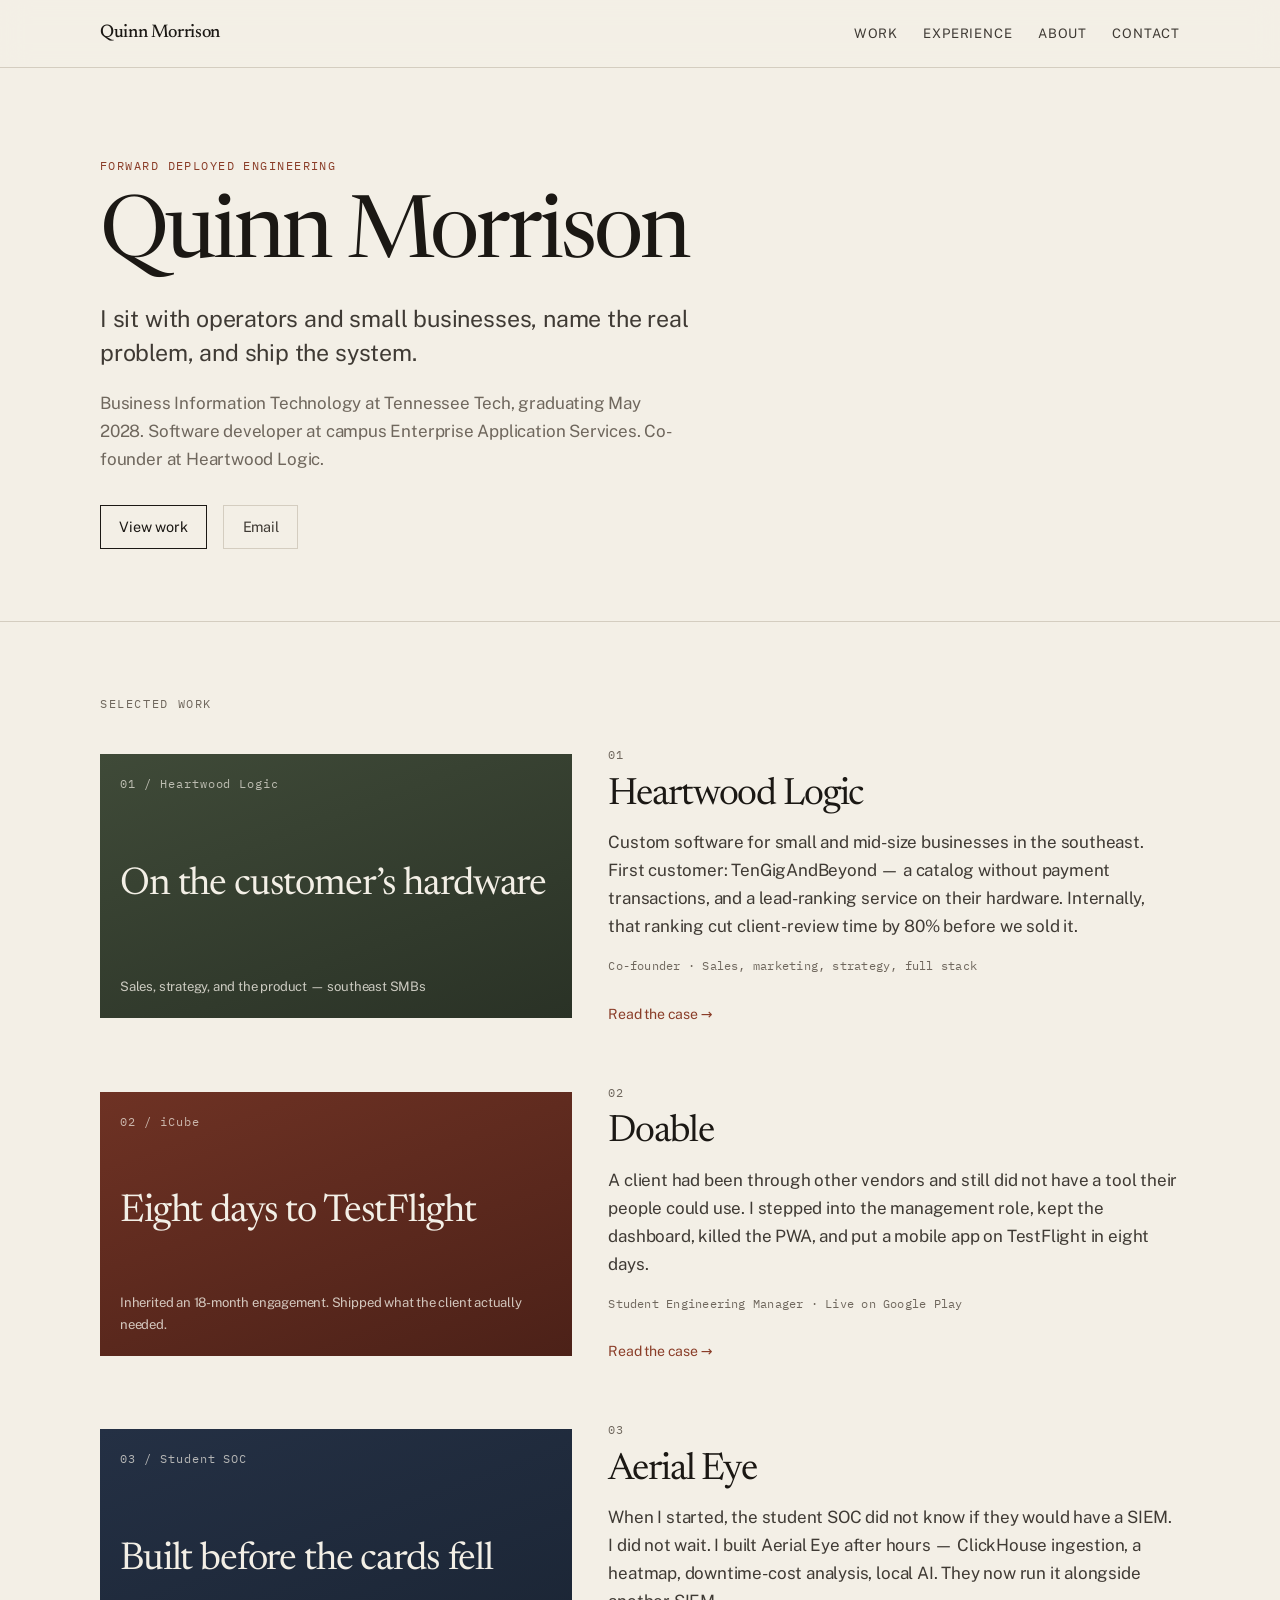
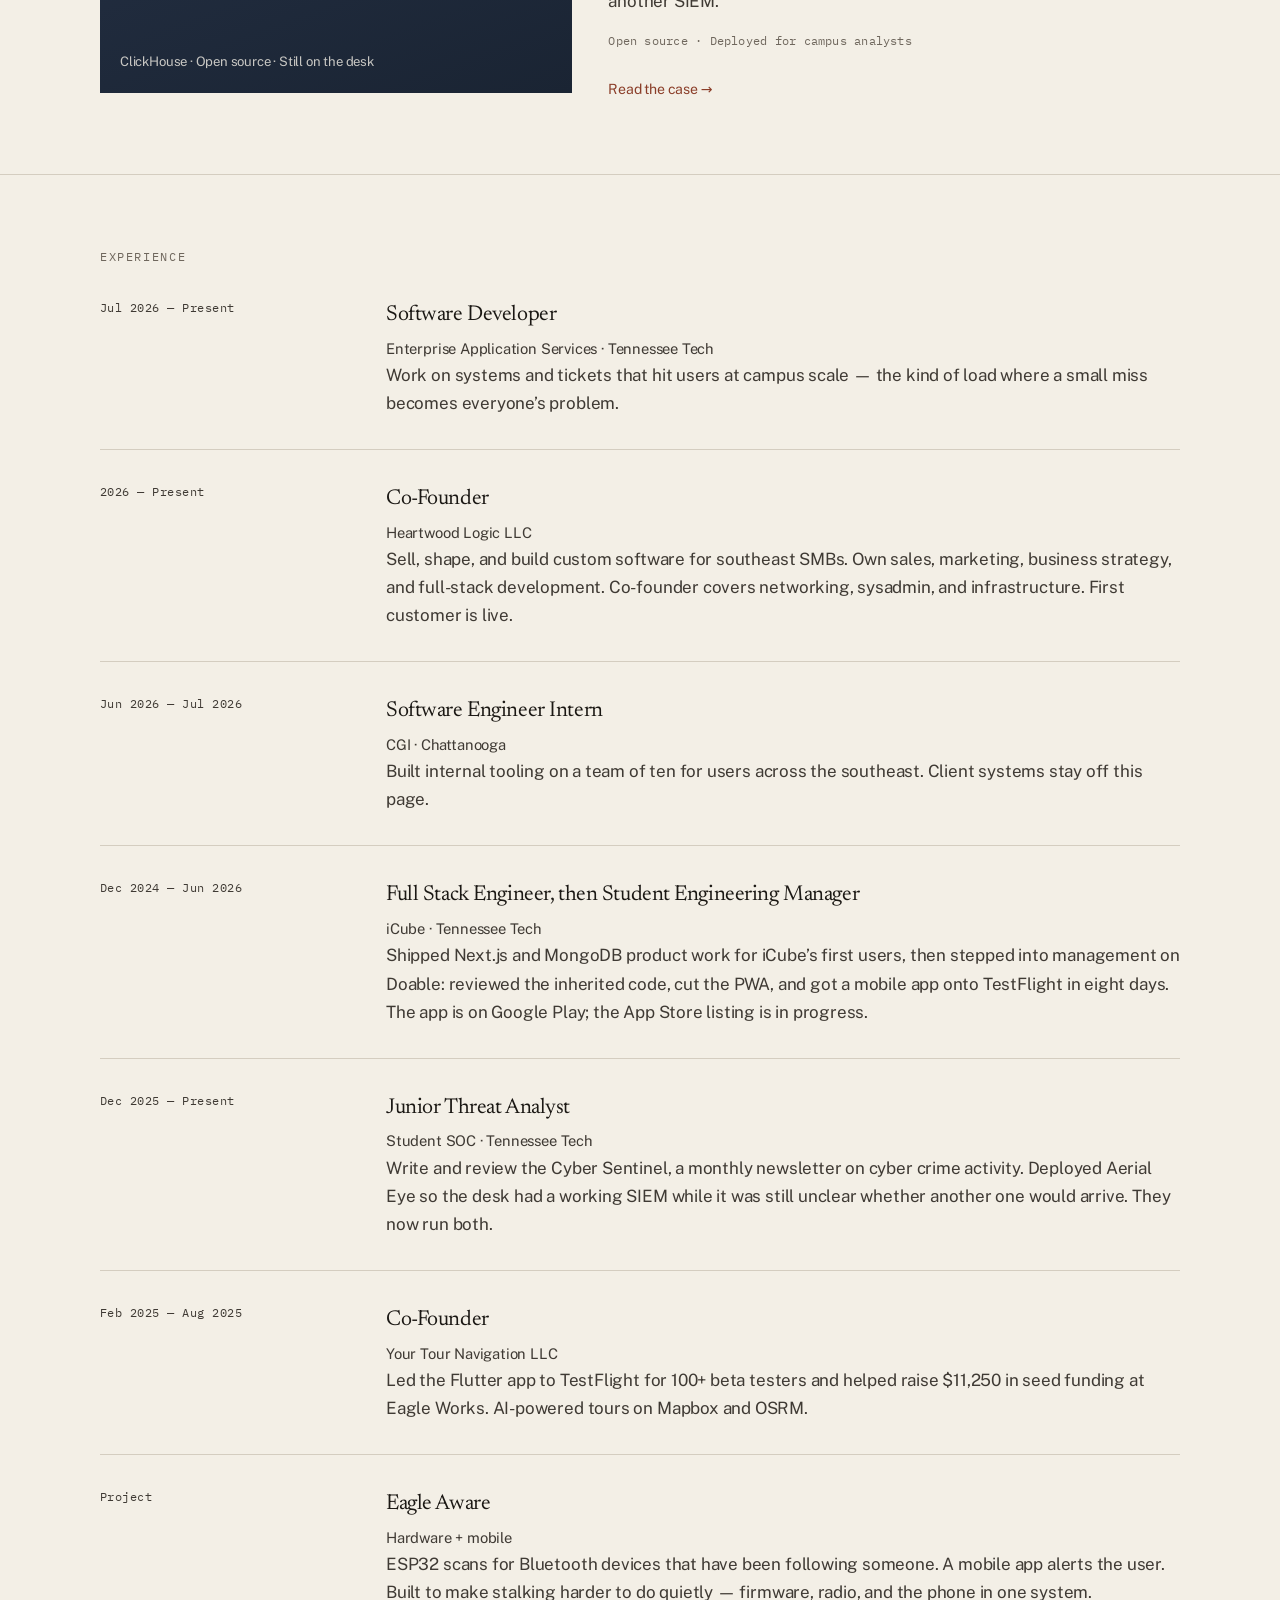
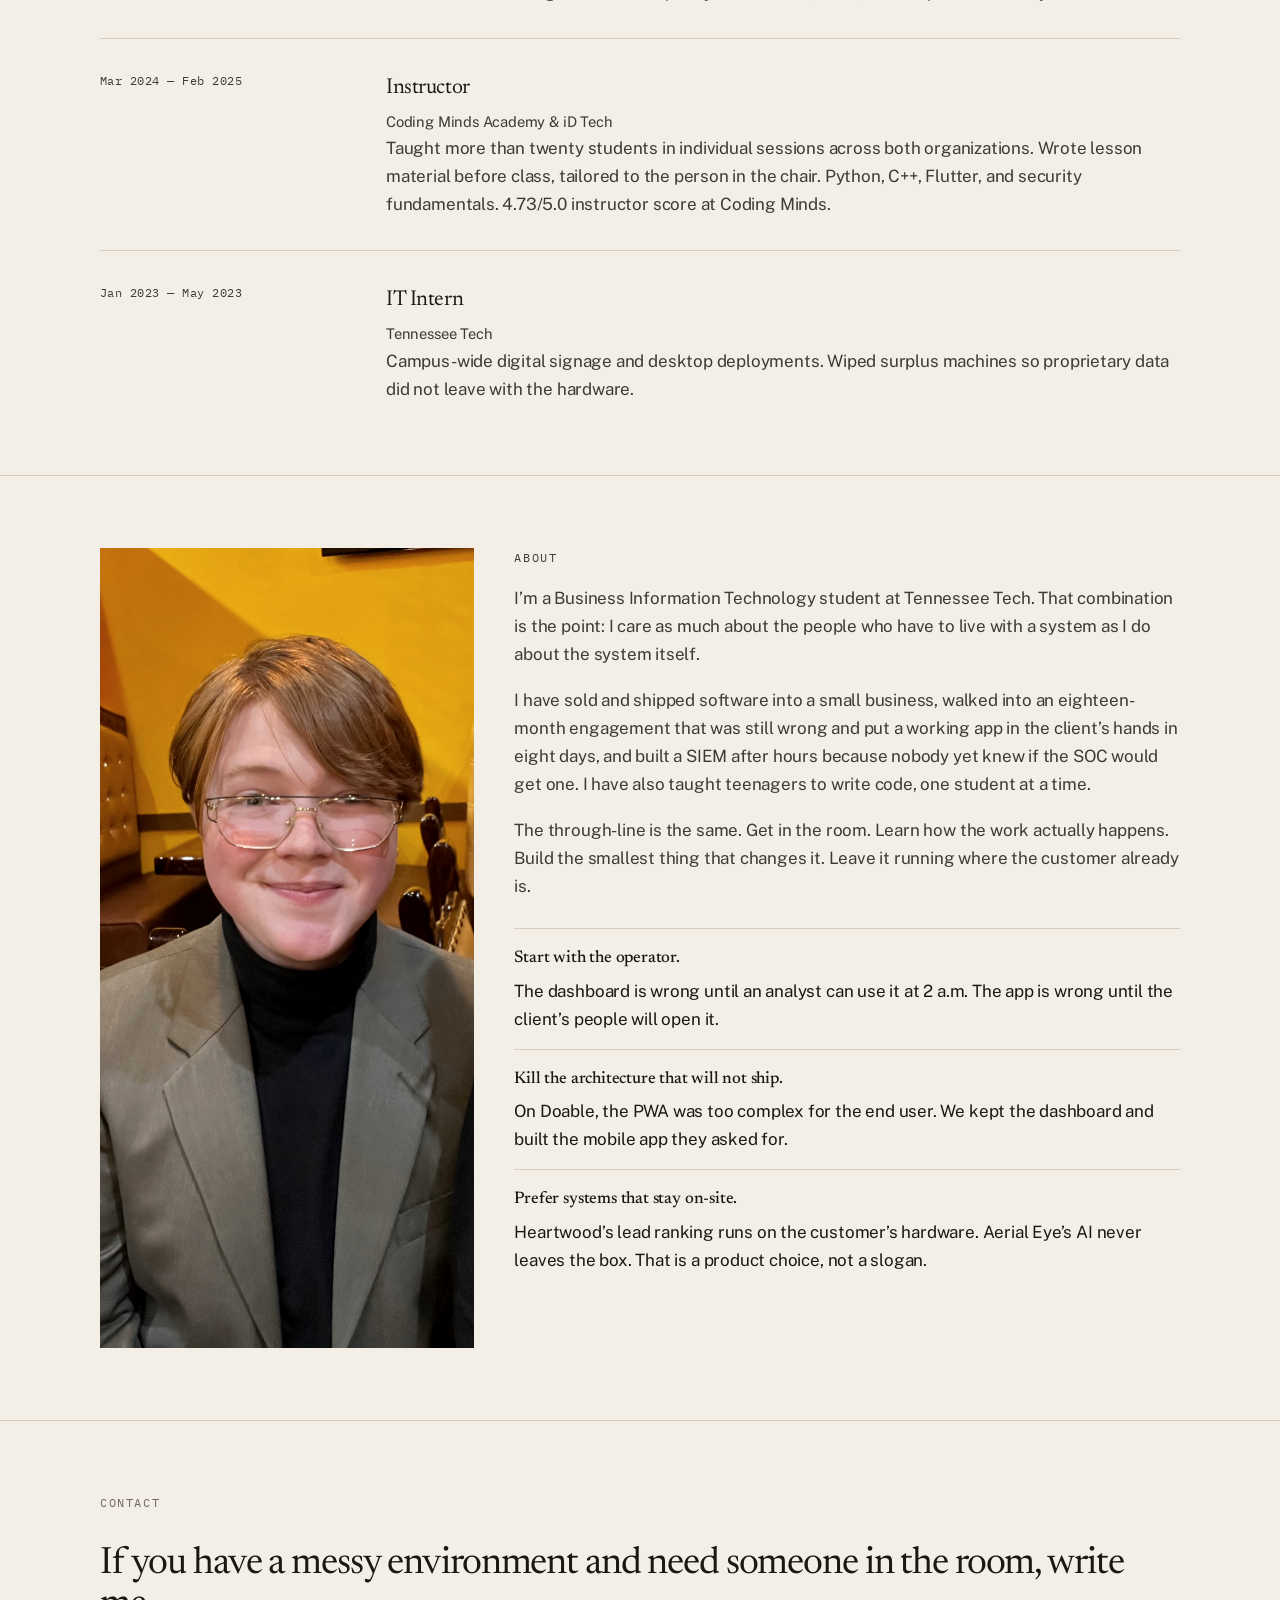
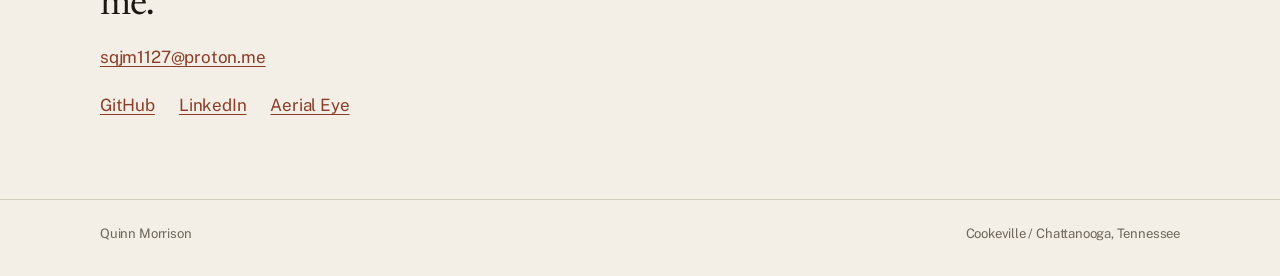
<file: index.html>
<!DOCTYPE html>
<html lang="en">
<head>
    <meta charset="UTF-8">
    <meta name="viewport" content="width=device-width, initial-scale=1.0">
    <meta name="description" content="Quinn Morrison — I sit with operators and small businesses, name the real problem, and ship the system.">
    <meta name="theme-color" content="#f3efe6">
    <title>Quinn Morrison</title>
    <link rel="canonical" href="https://sqmorrison.github.io/">
    <meta property="og:title" content="Quinn Morrison">
    <meta property="og:description" content="I sit with operators and small businesses, name the real problem, and ship the system.">
    <meta property="og:type" content="website">
    <meta property="og:url" content="https://sqmorrison.github.io/">
    <meta property="og:image" content="https://sqmorrison.github.io/assets/headshot.jpeg">
    <meta name="twitter:card" content="summary">
    <link rel="icon" type="image/png" href="assets/favicon.png">
    <link rel="preconnect" href="https://fonts.googleapis.com">
    <link rel="preconnect" href="https://fonts.gstatic.com" crossorigin>
    <link href="https://fonts.googleapis.com/css2?family=IBM+Plex+Mono:wght@400;500&family=Newsreader:opsz,wght@6..72,400;6..72,500&family=Public+Sans:ital,wght@0,400;0,500;0,600;1,400&display=swap" rel="stylesheet">
    <link rel="stylesheet" href="styles.css">
</head>
<body>
    <a class="skip-link" href="#main">Skip to content</a>
    <header class="site-header">
        <div class="wrap site-header__inner">
            <a class="wordmark" href="index.html">Quinn Morrison</a>
            <button class="nav-toggle" type="button" data-nav-toggle aria-expanded="false" aria-controls="site-nav" aria-label="Open menu">
                <span></span>
            </button>
            <nav class="site-nav" id="site-nav" data-nav>
                <ul>
                    <li><a href="#work">Work</a></li>
                    <li><a href="#experience">Experience</a></li>
                    <li><a href="#about">About</a></li>
                    <li><a href="#contact">Contact</a></li>
                </ul>
            </nav>
        </div>
    </header>

    <main id="main">
        <section class="hero">
            <div class="wrap">
                <p class="hero__kicker">Forward deployed engineering</p>
                <h1>Quinn Morrison</h1>
                <p class="hero__lede">I sit with operators and small businesses, name the real problem, and ship the system.</p>
                <p class="hero__status">Business Information Technology at Tennessee Tech, graduating May 2028. Software developer at campus Enterprise Application Services. Co-founder at Heartwood Logic.</p>
                <div class="hero__actions">
                    <a class="btn" href="#work">View work</a>
                    <a class="btn btn--ghost" href="mailto:sqjm1127@proton.me">Email</a>
                </div>
            </div>
        </section>

        <section class="section" id="work">
            <div class="wrap">
                <p class="section-label">Selected work</p>
                <div class="work-list">
                    <a class="work-item" href="work/heartwood.html">
                        <div class="work-figure work-figure--olive" aria-hidden="true">
                            <span class="work-figure__code">01 / Heartwood Logic</span>
                            <span class="work-figure__title">On the customer’s hardware</span>
                            <span class="work-figure__label">Sales, strategy, and the product — southeast SMBs</span>
                        </div>
                        <div>
                            <p class="work-item__index">01</p>
                            <h2 class="work-item__title">Heartwood Logic</h2>
                            <p class="work-item__dek">Custom software for small and mid-size businesses in the southeast. First customer: TenGigAndBeyond — a catalog without payment transactions, and a lead-ranking service on their hardware. Internally, that ranking cut client-review time by 80% before we sold it.</p>
                            <p class="work-item__meta">Co-founder · Sales, marketing, strategy, full stack</p>
                            <span class="work-item__more">Read the case →</span>
                        </div>
                    </a>

                    <a class="work-item" href="work/doable.html">
                        <div class="work-figure work-figure--rust" aria-hidden="true">
                            <span class="work-figure__code">02 / iCube</span>
                            <span class="work-figure__title">Eight days to TestFlight</span>
                            <span class="work-figure__label">Inherited an 18-month engagement. Shipped what the client actually needed.</span>
                        </div>
                        <div>
                            <p class="work-item__index">02</p>
                            <h2 class="work-item__title">Doable</h2>
                            <p class="work-item__dek">A client had been through other vendors and still did not have a tool their people could use. I stepped into the management role, kept the dashboard, killed the PWA, and put a mobile app on TestFlight in eight days.</p>
                            <p class="work-item__meta">Student Engineering Manager · Live on Google Play</p>
                            <span class="work-item__more">Read the case →</span>
                        </div>
                    </a>

                    <a class="work-item" href="work/aerial-eye.html">
                        <div class="work-figure work-figure--navy" aria-hidden="true">
                            <span class="work-figure__code">03 / Student SOC</span>
                            <span class="work-figure__title">Built before the cards fell</span>
                            <span class="work-figure__label">ClickHouse · Open source · Still on the desk</span>
                        </div>
                        <div>
                            <p class="work-item__index">03</p>
                            <h2 class="work-item__title">Aerial Eye</h2>
                            <p class="work-item__dek">When I started, the student SOC did not know if they would have a SIEM. I did not wait. I built Aerial Eye after hours — ClickHouse ingestion, a heatmap, downtime-cost analysis, local AI. They now run it alongside another SIEM.</p>
                            <p class="work-item__meta">Open source · Deployed for campus analysts</p>
                            <span class="work-item__more">Read the case →</span>
                        </div>
                    </a>
                </div>
            </div>
        </section>

        <section class="section" id="experience">
            <div class="wrap">
                <p class="section-label">Experience</p>
                <div class="jobs">
                    <article class="job">
                        <p class="job__dates">Jul 2026 — Present</p>
                        <div>
                            <h3>Software Developer</h3>
                            <p class="job__org">Enterprise Application Services · Tennessee Tech</p>
                            <p>Work on systems and tickets that hit users at campus scale — the kind of load where a small miss becomes everyone’s problem.</p>
                        </div>
                    </article>

                    <article class="job">
                        <p class="job__dates">2026 — Present</p>
                        <div>
                            <h3>Co-Founder</h3>
                            <p class="job__org">Heartwood Logic LLC</p>
                            <p>Sell, shape, and build custom software for southeast SMBs. Own sales, marketing, business strategy, and full-stack development. Co-founder covers networking, sysadmin, and infrastructure. First customer is live.</p>
                        </div>
                    </article>

                    <article class="job">
                        <p class="job__dates">Jun 2026 — Jul 2026</p>
                        <div>
                            <h3>Software Engineer Intern</h3>
                            <p class="job__org">CGI · Chattanooga</p>
                            <p>Built internal tooling on a team of ten for users across the southeast. Client systems stay off this page.</p>
                        </div>
                    </article>

                    <article class="job">
                        <p class="job__dates">Dec 2024 — Jun 2026</p>
                        <div>
                            <h3>Full Stack Engineer, then Student Engineering Manager</h3>
                            <p class="job__org">iCube · Tennessee Tech</p>
                            <p>Shipped Next.js and MongoDB product work for iCube’s first users, then stepped into management on Doable: reviewed the inherited code, cut the PWA, and got a mobile app onto TestFlight in eight days. The app is on Google Play; the App Store listing is in progress.</p>
                        </div>
                    </article>

                    <article class="job">
                        <p class="job__dates">Dec 2025 — Present</p>
                        <div>
                            <h3>Junior Threat Analyst</h3>
                            <p class="job__org">Student SOC · Tennessee Tech</p>
                            <p>Write and review the Cyber Sentinel, a monthly newsletter on cyber crime activity. Deployed Aerial Eye so the desk had a working SIEM while it was still unclear whether another one would arrive. They now run both.</p>
                        </div>
                    </article>

                    <article class="job">
                        <p class="job__dates">Feb 2025 — Aug 2025</p>
                        <div>
                            <h3>Co-Founder</h3>
                            <p class="job__org">Your Tour Navigation LLC</p>
                            <p>Led the Flutter app to TestFlight for 100+ beta testers and helped raise $11,250 in seed funding at Eagle Works. AI-powered tours on Mapbox and OSRM.</p>
                        </div>
                    </article>

                    <article class="job">
                        <p class="job__dates">Project</p>
                        <div>
                            <h3>Eagle Aware</h3>
                            <p class="job__org">Hardware + mobile</p>
                            <p>ESP32 scans for Bluetooth devices that have been following someone. A mobile app alerts the user. Built to make stalking harder to do quietly — firmware, radio, and the phone in one system.</p>
                        </div>
                    </article>

                    <article class="job">
                        <p class="job__dates">Mar 2024 — Feb 2025</p>
                        <div>
                            <h3>Instructor</h3>
                            <p class="job__org">Coding Minds Academy &amp; iD Tech</p>
                            <p>Taught more than twenty students in individual sessions across both organizations. Wrote lesson material before class, tailored to the person in the chair. Python, C++, Flutter, and security fundamentals. 4.73/5.0 instructor score at Coding Minds.</p>
                        </div>
                    </article>

                    <article class="job">
                        <p class="job__dates">Jan 2023 — May 2023</p>
                        <div>
                            <h3>IT Intern</h3>
                            <p class="job__org">Tennessee Tech</p>
                            <p>Campus-wide digital signage and desktop deployments. Wiped surplus machines so proprietary data did not leave with the hardware.</p>
                        </div>
                    </article>
                </div>
            </div>
        </section>

        <section class="section" id="about">
            <div class="wrap about-grid">
                <img class="about-photo" src="assets/headshot.jpeg" width="640" height="800" alt="Quinn Morrison, wearing glasses and a blazer">
                <div class="about-copy">
                    <p class="section-label">About</p>
                    <p>I’m a Business Information Technology student at Tennessee Tech. That combination is the point: I care as much about the people who have to live with a system as I do about the system itself.</p>
                    <p>I have sold and shipped software into a small business, walked into an eighteen-month engagement that was still wrong and put a working app in the client’s hands in eight days, and built a SIEM after hours because nobody yet knew if the SOC would get one. I have also taught teenagers to write code, one student at a time.</p>
                    <p>The through-line is the same. Get in the room. Learn how the work actually happens. Build the smallest thing that changes it. Leave it running where the customer already is.</p>
                    <ul class="principles">
                        <li>
                            <strong>Start with the operator.</strong>
                            The dashboard is wrong until an analyst can use it at 2 a.m. The app is wrong until the client’s people will open it.
                        </li>
                        <li>
                            <strong>Kill the architecture that will not ship.</strong>
                            On Doable, the PWA was too complex for the end user. We kept the dashboard and built the mobile app they asked for.
                        </li>
                        <li>
                            <strong>Prefer systems that stay on-site.</strong>
                            Heartwood’s lead ranking runs on the customer’s hardware. Aerial Eye’s AI never leaves the box. That is a product choice, not a slogan.
                        </li>
                    </ul>
                </div>
            </div>
        </section>

        <section class="section contact" id="contact">
            <div class="wrap">
                <p class="section-label">Contact</p>
                <h2 class="work-item__title">If you have a messy environment and need someone in the room, write me.</h2>
                <p><a href="mailto:sqjm1127@proton.me">sqjm1127@proton.me</a></p>
                <ul class="contact__links">
                    <li><a href="https://github.com/sqmorrison" target="_blank" rel="noopener noreferrer">GitHub</a></li>
                    <li><a href="https://www.linkedin.com/in/sqmorrison" target="_blank" rel="noopener noreferrer">LinkedIn</a></li>
                    <li><a href="https://github.com/sqmorrison/aerial-eye" target="_blank" rel="noopener noreferrer">Aerial Eye</a></li>
                </ul>
            </div>
        </section>
    </main>

    <footer class="site-footer">
        <div class="wrap site-footer__inner">
            <span>Quinn Morrison</span>
            <span>Cookeville / Chattanooga, Tennessee</span>
        </div>
    </footer>
    <script src="scripts.js"></script>
</body>
</html>
</file>
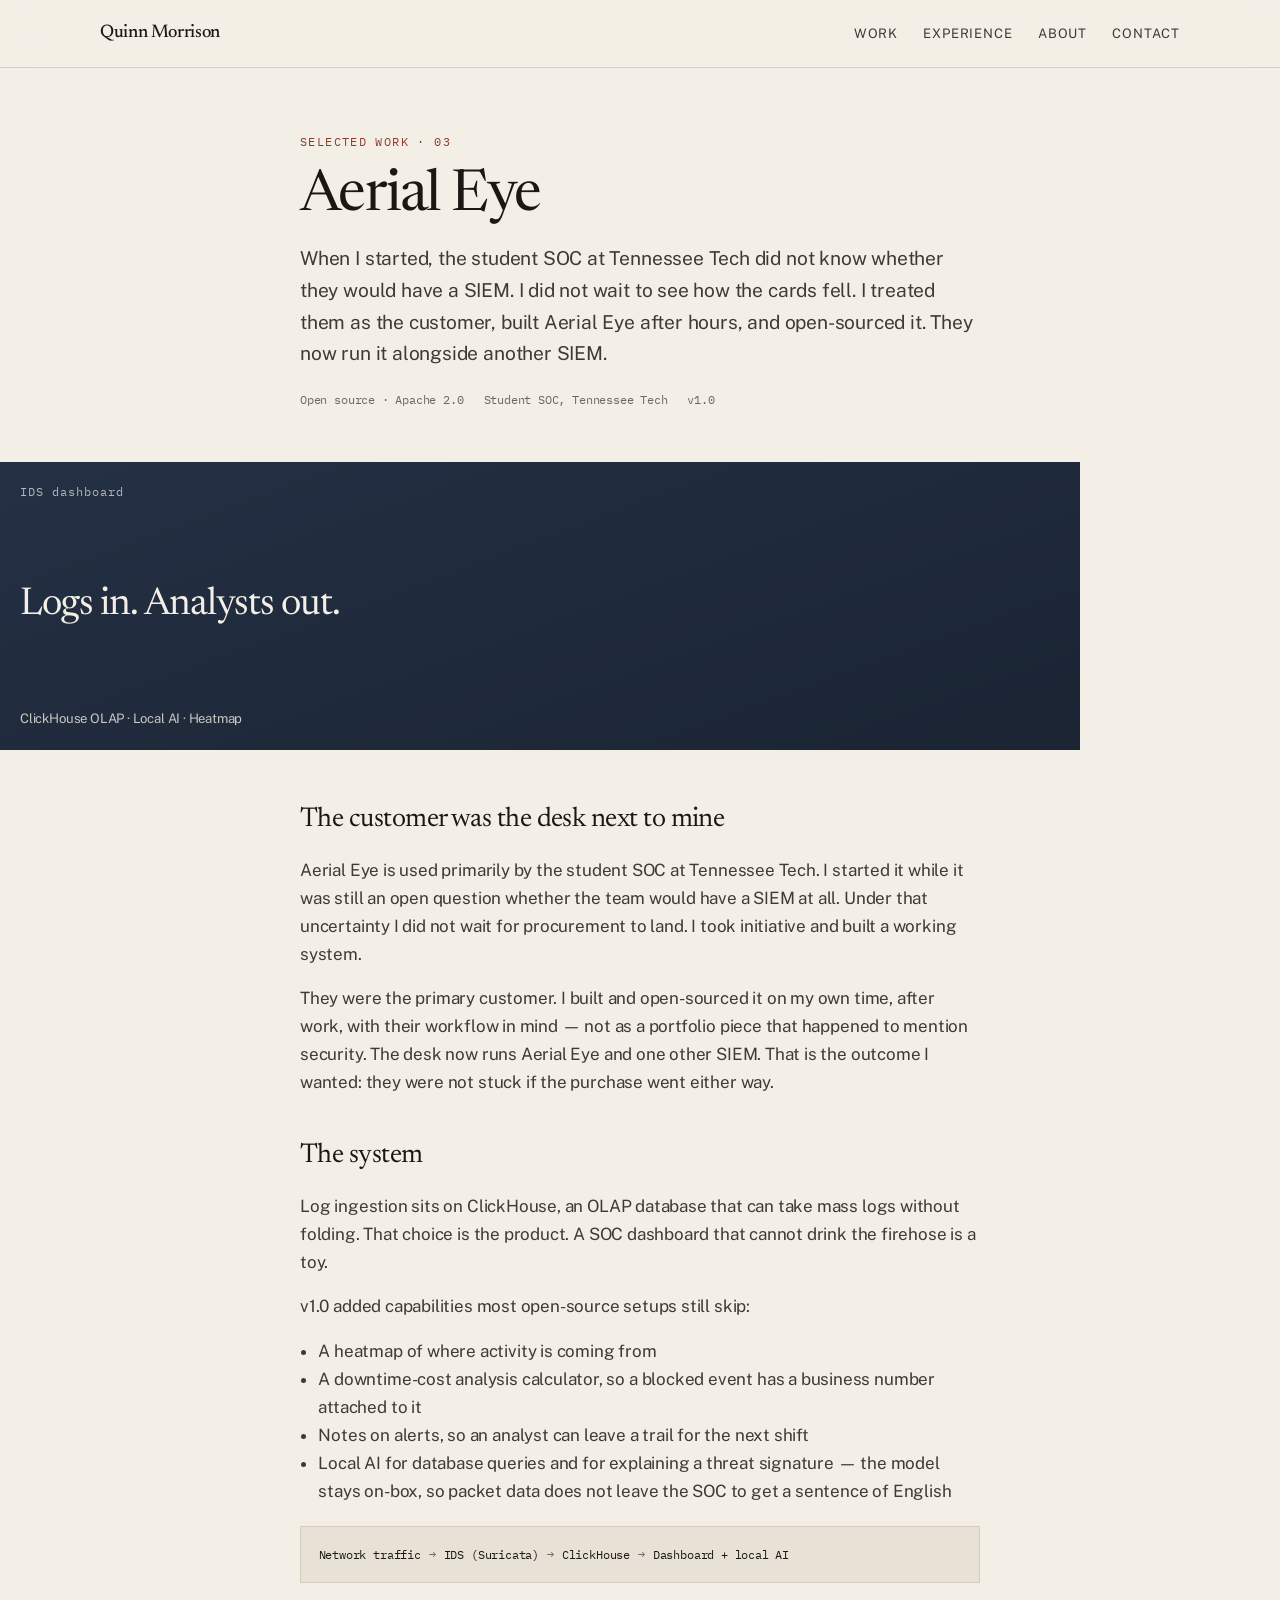
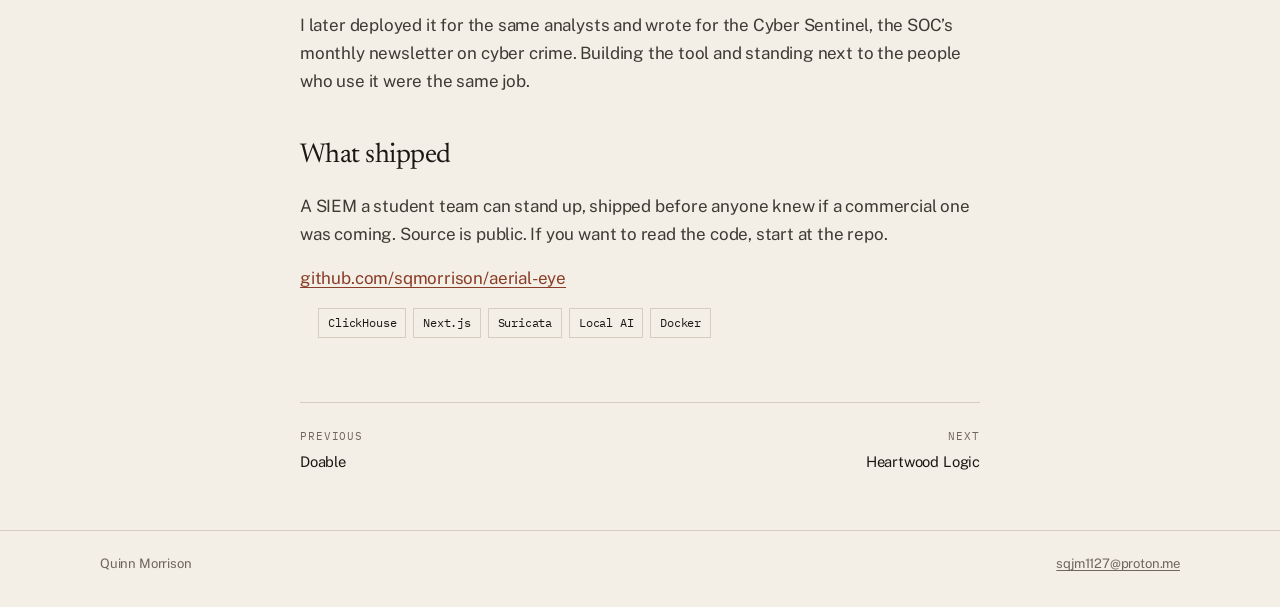
<file: work/aerial-eye.html>
<!DOCTYPE html>
<html lang="en">
<head>
    <meta charset="UTF-8">
    <meta name="viewport" content="width=device-width, initial-scale=1.0">
    <meta name="description" content="Aerial Eye — an open-source SIEM built after hours for the Tennessee Tech student SOC, while it was still unclear whether they would have one.">
    <title>Aerial Eye — Quinn Morrison</title>
    <link rel="icon" type="image/png" href="../assets/favicon.png">
    <link rel="preconnect" href="https://fonts.googleapis.com">
    <link rel="preconnect" href="https://fonts.gstatic.com" crossorigin>
    <link href="https://fonts.googleapis.com/css2?family=IBM+Plex+Mono:wght@400;500&family=Newsreader:opsz,wght@6..72,400;6..72,500&family=Public+Sans:ital,wght@0,400;0,500;0,600;1,400&display=swap" rel="stylesheet">
    <link rel="stylesheet" href="../styles.css">
</head>
<body>
    <a class="skip-link" href="#main">Skip to content</a>
    <header class="site-header">
        <div class="wrap site-header__inner">
            <a class="wordmark" href="../index.html">Quinn Morrison</a>
            <button class="nav-toggle" type="button" data-nav-toggle aria-expanded="false" aria-controls="site-nav" aria-label="Open menu">
                <span></span>
            </button>
            <nav class="site-nav" id="site-nav" data-nav>
                <ul>
                    <li><a href="../index.html#work">Work</a></li>
                    <li><a href="../index.html#experience">Experience</a></li>
                    <li><a href="../index.html#about">About</a></li>
                    <li><a href="../index.html#contact">Contact</a></li>
                </ul>
            </nav>
        </div>
    </header>

    <main id="main">
        <header class="article-hero">
            <div class="wrap-narrow">
                <p class="article-hero__kicker">Selected work · 03</p>
                <h1>Aerial Eye</h1>
                <p class="article-hero__dek">When I started, the student SOC at Tennessee Tech did not know whether they would have a SIEM. I did not wait to see how the cards fell. I treated them as the customer, built Aerial Eye after hours, and open-sourced it. They now run it alongside another SIEM.</p>
                <p class="article-meta">
                    <span>Open source · Apache 2.0</span>
                    <span>Student SOC, Tennessee Tech</span>
                    <span>v1.0</span>
                </p>
            </div>
        </header>

        <figure class="article-figure wrap">
            <div class="work-figure work-figure--navy" aria-hidden="true">
                <span class="work-figure__code">IDS dashboard</span>
                <span class="work-figure__title">Logs in. Analysts out.</span>
                <span class="work-figure__label">ClickHouse OLAP · Local AI · Heatmap</span>
            </div>
        </figure>

        <article class="prose wrap-narrow">
            <h2>The customer was the desk next to mine</h2>
            <p>Aerial Eye is used primarily by the student SOC at Tennessee Tech. I started it while it was still an open question whether the team would have a SIEM at all. Under that uncertainty I did not wait for procurement to land. I took initiative and built a working system.</p>
            <p>They were the primary customer. I built and open-sourced it on my own time, after work, with their workflow in mind — not as a portfolio piece that happened to mention security. The desk now runs Aerial Eye and one other SIEM. That is the outcome I wanted: they were not stuck if the purchase went either way.</p>

            <h2>The system</h2>
            <p>Log ingestion sits on ClickHouse, an OLAP database that can take mass logs without folding. That choice is the product. A SOC dashboard that cannot drink the firehose is a toy.</p>
            <p>v1.0 added capabilities most open-source setups still skip:</p>
            <ul>
                <li>A heatmap of where activity is coming from</li>
                <li>A downtime-cost analysis calculator, so a blocked event has a business number attached to it</li>
                <li>Notes on alerts, so an analyst can leave a trail for the next shift</li>
                <li>Local AI for database queries and for explaining a threat signature — the model stays on-box, so packet data does not leave the SOC to get a sentence of English</li>
            </ul>

            <ol class="pipeline" aria-label="Ingestion path">
                <li>Network traffic</li>
                <li>IDS (Suricata)</li>
                <li>ClickHouse</li>
                <li>Dashboard + local AI</li>
            </ol>

            <p>I later deployed it for the same analysts and wrote for the Cyber Sentinel, the SOC’s monthly newsletter on cyber crime. Building the tool and standing next to the people who use it were the same job.</p>

            <h2>What shipped</h2>
            <p>A SIEM a student team can stand up, shipped before anyone knew if a commercial one was coming. Source is public. If you want to read the code, start at the repo.</p>
            <p><a href="https://github.com/sqmorrison/aerial-eye" target="_blank" rel="noopener noreferrer">github.com/sqmorrison/aerial-eye</a></p>

            <ul class="stack">
                <li>ClickHouse</li>
                <li>Next.js</li>
                <li>Suricata</li>
                <li>Local AI</li>
                <li>Docker</li>
            </ul>
        </article>

        <nav class="work-pager wrap-narrow" aria-label="More work">
            <a href="doable.html">
                <span>Previous</span>
                Doable
            </a>
            <a class="work-pager--next" href="heartwood.html">
                <span>Next</span>
                Heartwood Logic
            </a>
        </nav>
    </main>

    <footer class="site-footer">
        <div class="wrap site-footer__inner">
            <span>Quinn Morrison</span>
            <a href="mailto:sqjm1127@proton.me">sqjm1127@proton.me</a>
        </div>
    </footer>
    <script src="../scripts.js"></script>
</body>
</html>
</file>
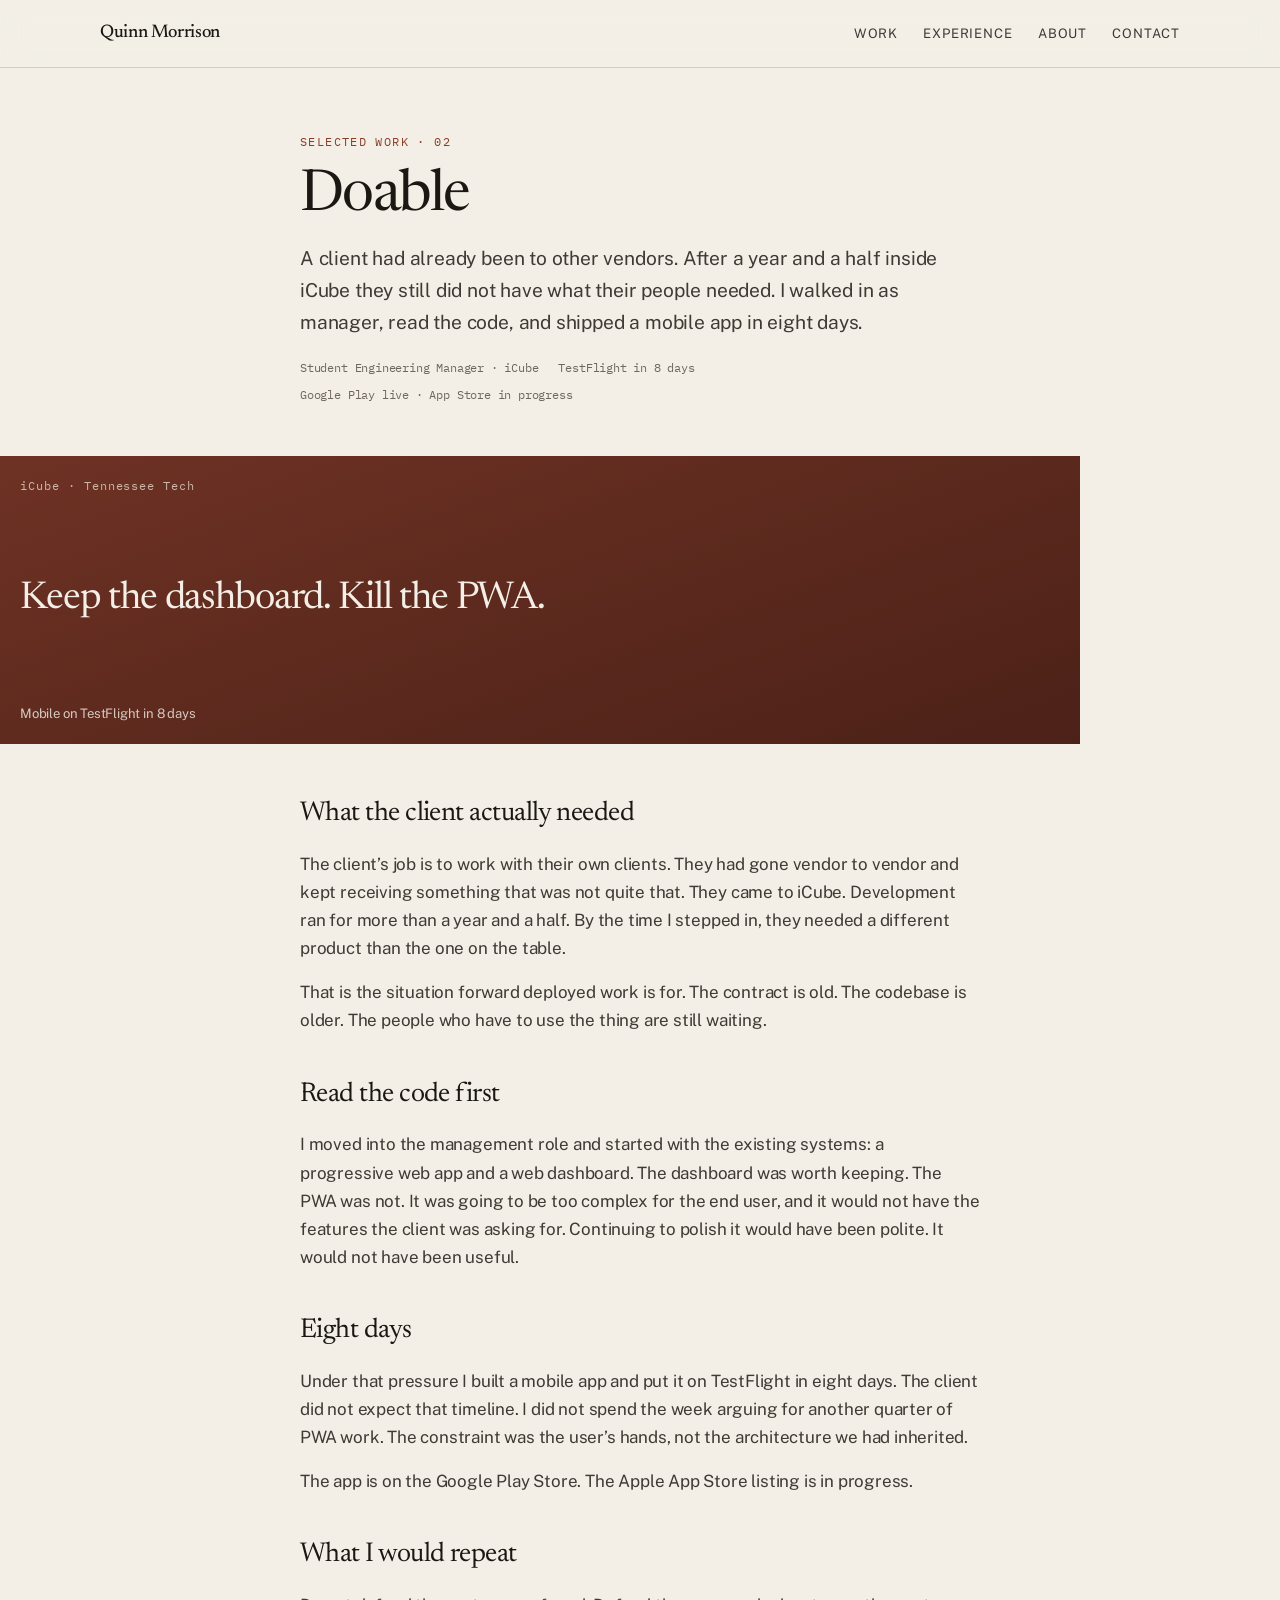
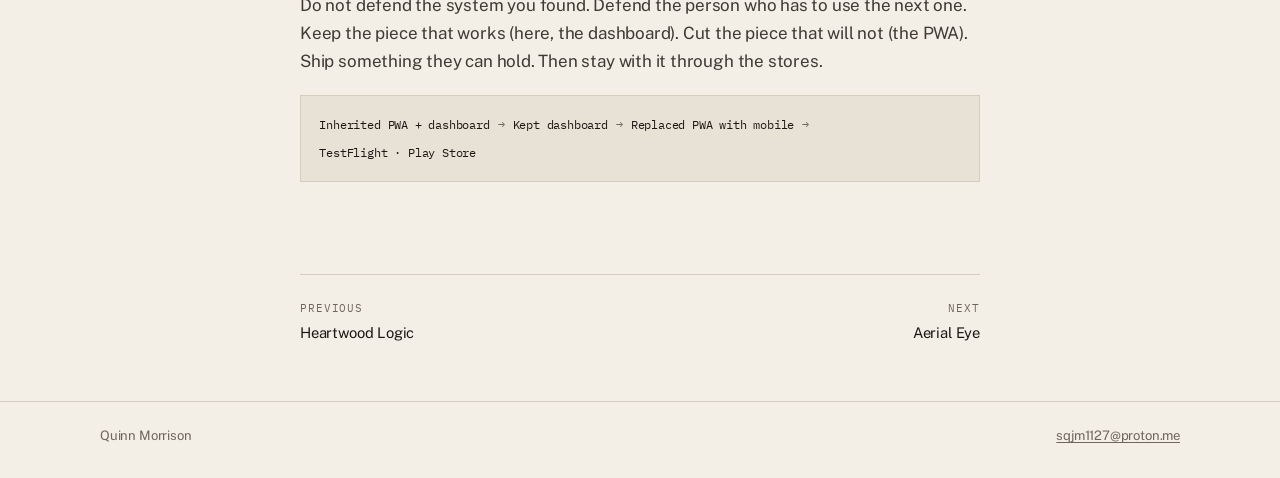
<file: work/doable.html>
<!DOCTYPE html>
<html lang="en">
<head>
    <meta charset="UTF-8">
    <meta name="viewport" content="width=device-width, initial-scale=1.0">
    <meta name="description" content="Doable at iCube — inherited an 18-month engagement, killed the PWA, shipped a mobile app to TestFlight in eight days.">
    <title>Doable — Quinn Morrison</title>
    <link rel="icon" type="image/png" href="../assets/favicon.png">
    <link rel="preconnect" href="https://fonts.googleapis.com">
    <link rel="preconnect" href="https://fonts.gstatic.com" crossorigin>
    <link href="https://fonts.googleapis.com/css2?family=IBM+Plex+Mono:wght@400;500&family=Newsreader:opsz,wght@6..72,400;6..72,500&family=Public+Sans:ital,wght@0,400;0,500;0,600;1,400&display=swap" rel="stylesheet">
    <link rel="stylesheet" href="../styles.css">
</head>
<body>
    <a class="skip-link" href="#main">Skip to content</a>
    <header class="site-header">
        <div class="wrap site-header__inner">
            <a class="wordmark" href="../index.html">Quinn Morrison</a>
            <button class="nav-toggle" type="button" data-nav-toggle aria-expanded="false" aria-controls="site-nav" aria-label="Open menu">
                <span></span>
            </button>
            <nav class="site-nav" id="site-nav" data-nav>
                <ul>
                    <li><a href="../index.html#work">Work</a></li>
                    <li><a href="../index.html#experience">Experience</a></li>
                    <li><a href="../index.html#about">About</a></li>
                    <li><a href="../index.html#contact">Contact</a></li>
                </ul>
            </nav>
        </div>
    </header>

    <main id="main">
        <header class="article-hero">
            <div class="wrap-narrow">
                <p class="article-hero__kicker">Selected work · 02</p>
                <h1>Doable</h1>
                <p class="article-hero__dek">A client had already been to other vendors. After a year and a half inside iCube they still did not have what their people needed. I walked in as manager, read the code, and shipped a mobile app in eight days.</p>
                <p class="article-meta">
                    <span>Student Engineering Manager · iCube</span>
                    <span>TestFlight in 8 days</span>
                    <span>Google Play live · App Store in progress</span>
                </p>
            </div>
        </header>

        <figure class="article-figure wrap">
            <div class="work-figure work-figure--rust" aria-hidden="true">
                <span class="work-figure__code">iCube · Tennessee Tech</span>
                <span class="work-figure__title">Keep the dashboard. Kill the PWA.</span>
                <span class="work-figure__label">Mobile on TestFlight in 8 days</span>
            </div>
        </figure>

        <article class="prose wrap-narrow">
            <h2>What the client actually needed</h2>
            <p>The client’s job is to work with their own clients. They had gone vendor to vendor and kept receiving something that was not quite that. They came to iCube. Development ran for more than a year and a half. By the time I stepped in, they needed a different product than the one on the table.</p>
            <p>That is the situation forward deployed work is for. The contract is old. The codebase is older. The people who have to use the thing are still waiting.</p>

            <h2>Read the code first</h2>
            <p>I moved into the management role and started with the existing systems: a progressive web app and a web dashboard. The dashboard was worth keeping. The PWA was not. It was going to be too complex for the end user, and it would not have the features the client was asking for. Continuing to polish it would have been polite. It would not have been useful.</p>

            <h2>Eight days</h2>
            <p>Under that pressure I built a mobile app and put it on TestFlight in eight days. The client did not expect that timeline. I did not spend the week arguing for another quarter of PWA work. The constraint was the user’s hands, not the architecture we had inherited.</p>
            <p>The app is on the Google Play Store. The Apple App Store listing is in progress.</p>

            <h2>What I would repeat</h2>
            <p>Do not defend the system you found. Defend the person who has to use the next one. Keep the piece that works (here, the dashboard). Cut the piece that will not (the PWA). Ship something they can hold. Then stay with it through the stores.</p>

            <ul class="pipeline" aria-label="What we kept and what we replaced">
                <li>Inherited PWA + dashboard</li>
                <li>Kept dashboard</li>
                <li>Replaced PWA with mobile</li>
                <li>TestFlight · Play Store</li>
            </ul>
        </article>

        <nav class="work-pager wrap-narrow" aria-label="More work">
            <a href="heartwood.html">
                <span>Previous</span>
                Heartwood Logic
            </a>
            <a class="work-pager--next" href="aerial-eye.html">
                <span>Next</span>
                Aerial Eye
            </a>
        </nav>
    </main>

    <footer class="site-footer">
        <div class="wrap site-footer__inner">
            <span>Quinn Morrison</span>
            <a href="mailto:sqjm1127@proton.me">sqjm1127@proton.me</a>
        </div>
    </footer>
    <script src="../scripts.js"></script>
</body>
</html>
</file>
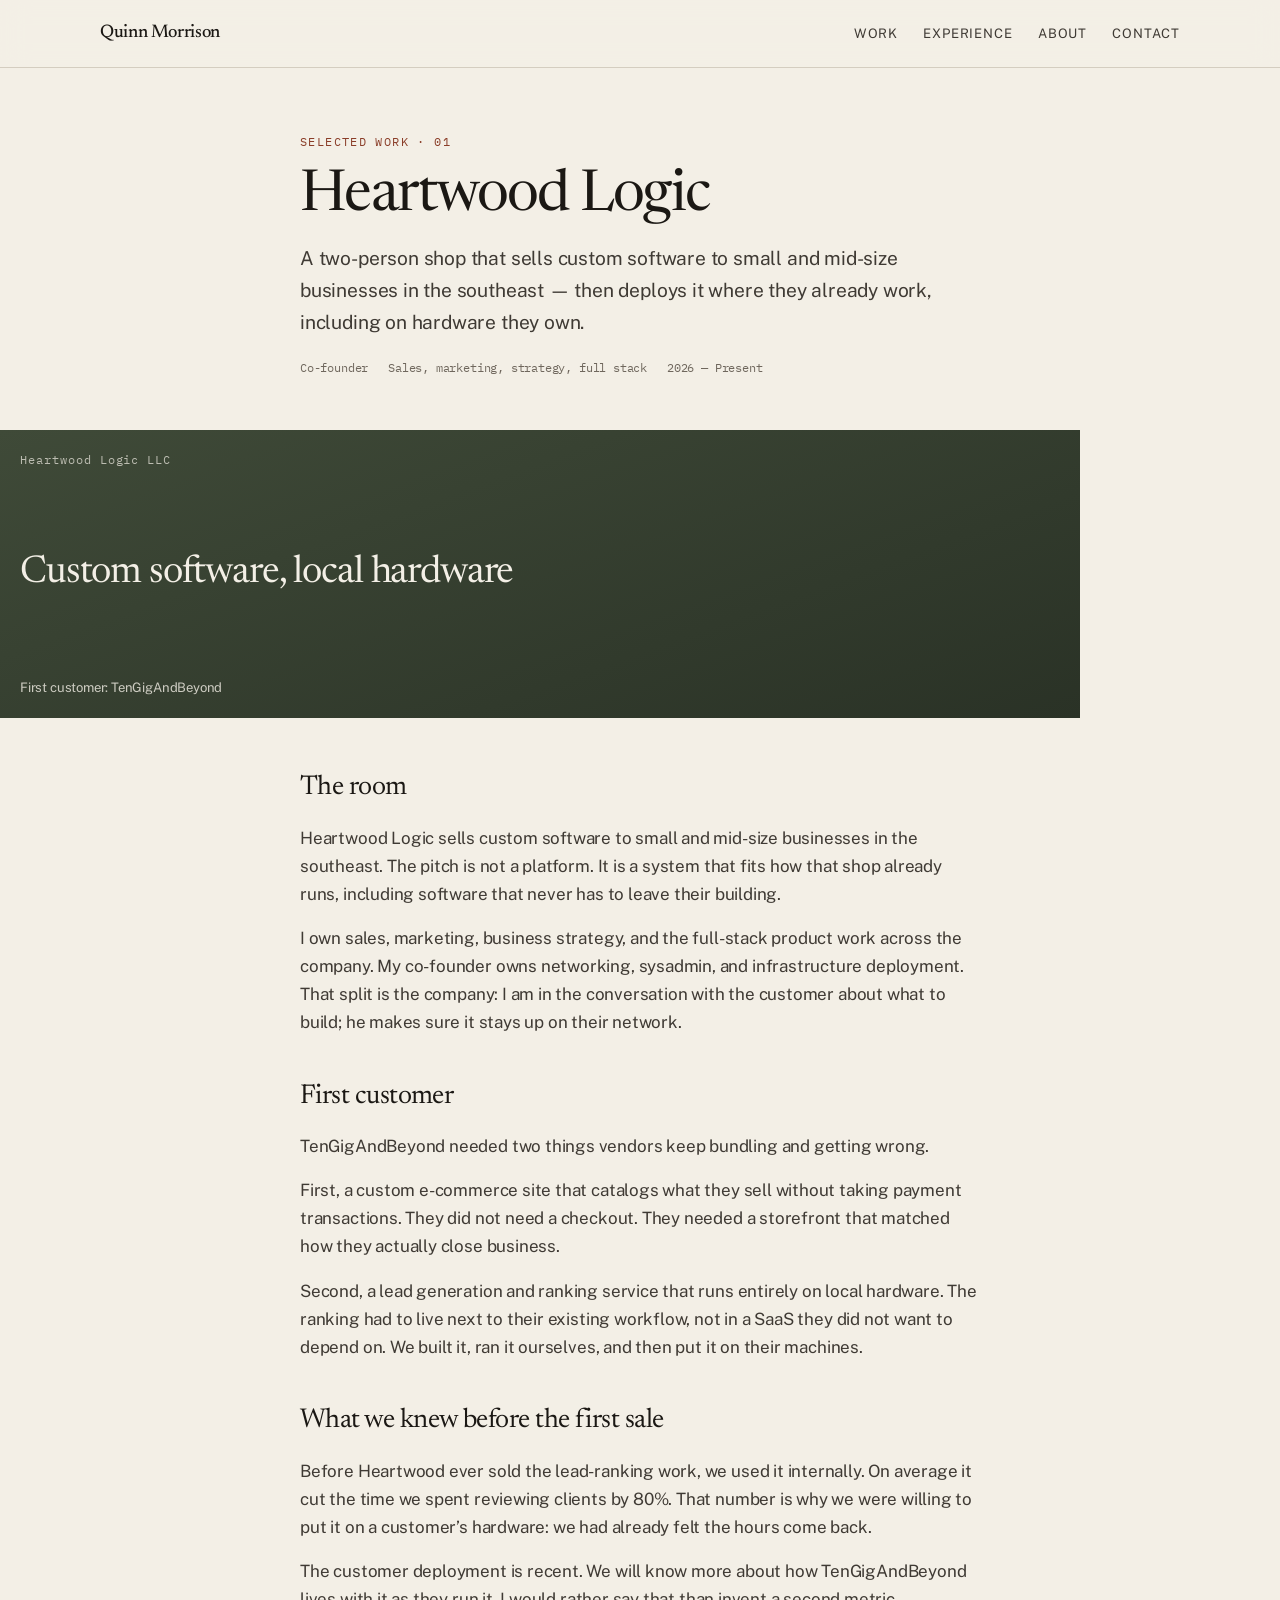
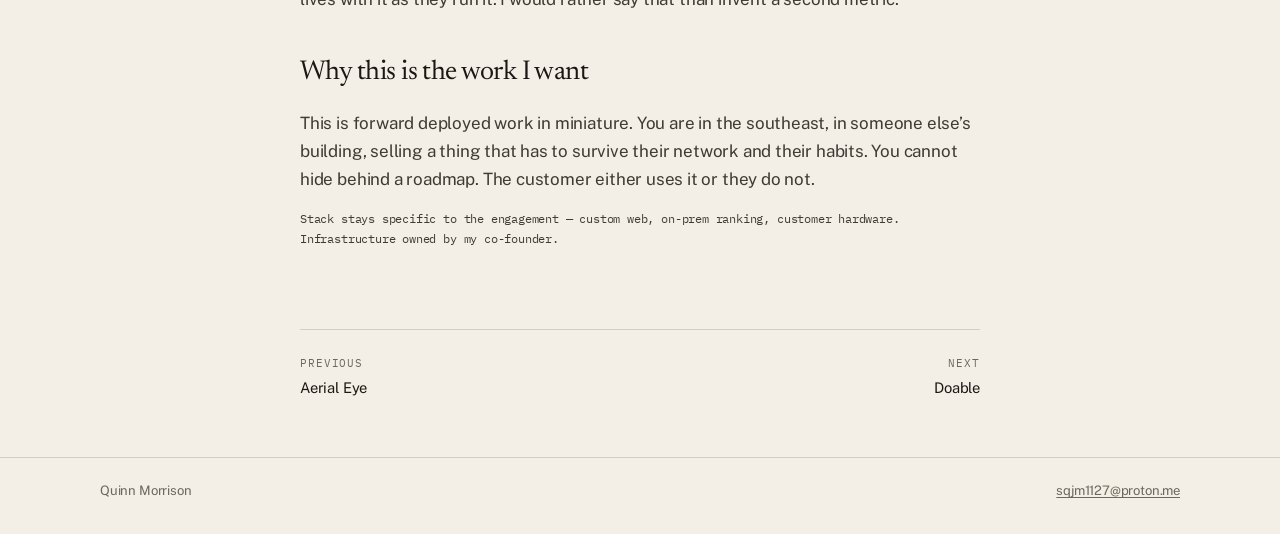
<file: work/heartwood.html>
<!DOCTYPE html>
<html lang="en">
<head>
    <meta charset="UTF-8">
    <meta name="viewport" content="width=device-width, initial-scale=1.0">
    <meta name="description" content="Heartwood Logic — custom software for southeast SMBs, sold and built in the room with the customer.">
    <title>Heartwood Logic — Quinn Morrison</title>
    <link rel="icon" type="image/png" href="../assets/favicon.png">
    <link rel="preconnect" href="https://fonts.googleapis.com">
    <link rel="preconnect" href="https://fonts.gstatic.com" crossorigin>
    <link href="https://fonts.googleapis.com/css2?family=IBM+Plex+Mono:wght@400;500&family=Newsreader:opsz,wght@6..72,400;6..72,500&family=Public+Sans:ital,wght@0,400;0,500;0,600;1,400&display=swap" rel="stylesheet">
    <link rel="stylesheet" href="../styles.css">
</head>
<body>
    <a class="skip-link" href="#main">Skip to content</a>
    <header class="site-header">
        <div class="wrap site-header__inner">
            <a class="wordmark" href="../index.html">Quinn Morrison</a>
            <button class="nav-toggle" type="button" data-nav-toggle aria-expanded="false" aria-controls="site-nav" aria-label="Open menu">
                <span></span>
            </button>
            <nav class="site-nav" id="site-nav" data-nav>
                <ul>
                    <li><a href="../index.html#work">Work</a></li>
                    <li><a href="../index.html#experience">Experience</a></li>
                    <li><a href="../index.html#about">About</a></li>
                    <li><a href="../index.html#contact">Contact</a></li>
                </ul>
            </nav>
        </div>
    </header>

    <main id="main">
        <header class="article-hero">
            <div class="wrap-narrow">
                <p class="article-hero__kicker">Selected work · 01</p>
                <h1>Heartwood Logic</h1>
                <p class="article-hero__dek">A two-person shop that sells custom software to small and mid-size businesses in the southeast — then deploys it where they already work, including on hardware they own.</p>
                <p class="article-meta">
                    <span>Co-founder</span>
                    <span>Sales, marketing, strategy, full stack</span>
                    <span>2026 — Present</span>
                </p>
            </div>
        </header>

        <figure class="article-figure wrap">
            <div class="work-figure work-figure--olive" aria-hidden="true">
                <span class="work-figure__code">Heartwood Logic LLC</span>
                <span class="work-figure__title">Custom software, local hardware</span>
                <span class="work-figure__label">First customer: TenGigAndBeyond</span>
            </div>
        </figure>

        <article class="prose wrap-narrow">
            <h2>The room</h2>
            <p>Heartwood Logic sells custom software to small and mid-size businesses in the southeast. The pitch is not a platform. It is a system that fits how that shop already runs, including software that never has to leave their building.</p>
            <p>I own sales, marketing, business strategy, and the full-stack product work across the company. My co-founder owns networking, sysadmin, and infrastructure deployment. That split is the company: I am in the conversation with the customer about what to build; he makes sure it stays up on their network.</p>

            <h2>First customer</h2>
            <p>TenGigAndBeyond needed two things vendors keep bundling and getting wrong.</p>
            <p>First, a custom e-commerce site that catalogs what they sell without taking payment transactions. They did not need a checkout. They needed a storefront that matched how they actually close business.</p>
            <p>Second, a lead generation and ranking service that runs entirely on local hardware. The ranking had to live next to their existing workflow, not in a SaaS they did not want to depend on. We built it, ran it ourselves, and then put it on their machines.</p>

            <h2>What we knew before the first sale</h2>
            <p>Before Heartwood ever sold the lead-ranking work, we used it internally. On average it cut the time we spent reviewing clients by 80%. That number is why we were willing to put it on a customer’s hardware: we had already felt the hours come back.</p>
            <p>The customer deployment is recent. We will know more about how TenGigAndBeyond lives with it as they run it. I would rather say that than invent a second metric.</p>

            <h2>Why this is the work I want</h2>
            <p>This is forward deployed work in miniature. You are in the southeast, in someone else’s building, selling a thing that has to survive their network and their habits. You cannot hide behind a roadmap. The customer either uses it or they do not.</p>

            <p class="closing-note">Stack stays specific to the engagement — custom web, on-prem ranking, customer hardware. Infrastructure owned by my co-founder.</p>
        </article>

        <nav class="work-pager wrap-narrow" aria-label="More work">
            <a href="aerial-eye.html">
                <span>Previous</span>
                Aerial Eye
            </a>
            <a class="work-pager--next" href="doable.html">
                <span>Next</span>
                Doable
            </a>
        </nav>
    </main>

    <footer class="site-footer">
        <div class="wrap site-footer__inner">
            <span>Quinn Morrison</span>
            <a href="mailto:sqjm1127@proton.me">sqjm1127@proton.me</a>
        </div>
    </footer>
    <script src="../scripts.js"></script>
</body>
</html>
</file>
<file: styles.css>
:root {
  --paper: #f3efe6;
  --paper-2: #e8e2d6;
  --ink: #1b1814;
  --ink-soft: #3f3a34;
  --muted: #6f675d;
  --line: #d4cdc0;
  --accent: #8a3d28;
  --accent-hover: #6c2e1e;
  --navy: #243044;
  --navy-2: #1a2433;
  --rust-panel: #6e3224;
  --serif: "Newsreader", "Iowan Old Style", "Palatino Linotype", Palatino, Georgia, serif;
  --sans: "Public Sans", "Source Sans 3", system-ui, sans-serif;
  --mono: "IBM Plex Mono", ui-monospace, Menlo, monospace;
  --header-h: 4.25rem;
  --ease: 180ms ease;
}

*,
*::before,
*::after {
  box-sizing: border-box;
}

html {
  scroll-behavior: smooth;
}

@media (prefers-reduced-motion: reduce) {
  html {
    scroll-behavior: auto;
  }

  *,
  *::before,
  *::after {
    animation: none !important;
    transition: none !important;
  }
}

::selection {
  background: var(--accent);
  color: var(--paper);
}

body {
  margin: 0;
  background: var(--paper);
  color: var(--ink);
  font-family: var(--sans);
  font-size: 1.0625rem;
  line-height: 1.65;
  letter-spacing: -0.011em;
  text-rendering: optimizeLegibility;
  -webkit-font-smoothing: antialiased;
}

img {
  max-width: 100%;
  display: block;
}

a {
  color: inherit;
  text-decoration-thickness: 1px;
  text-underline-offset: 0.18em;
}

a:hover {
  color: var(--accent);
}

:focus-visible {
  outline: 2px solid var(--accent);
  outline-offset: 3px;
}

.skip-link {
  position: absolute;
  left: 1rem;
  top: -4rem;
  z-index: 100;
  background: var(--ink);
  color: var(--paper);
  padding: 0.5rem 0.85rem;
  font-size: 0.875rem;
}

.skip-link:focus {
  top: 0.75rem;
}

.wrap {
  width: min(1080px, calc(100% - 2.5rem));
  margin-inline: auto;
}

.wrap-narrow {
  width: min(680px, calc(100% - 2.5rem));
  margin-inline: auto;
}

.site-header {
  position: sticky;
  top: 0;
  z-index: 50;
  height: var(--header-h);
  isolation: isolate;
  background: color-mix(in srgb, var(--paper) 88%, transparent);
  backdrop-filter: blur(14px);
  border-bottom: 1px solid var(--line);
}

.site-header__inner {
  height: 100%;
  display: flex;
  align-items: center;
  justify-content: space-between;
  gap: 1rem;
}

.wordmark {
  font-family: var(--serif);
  font-size: 1.15rem;
  font-weight: 500;
  letter-spacing: -0.02em;
  text-decoration: none;
}

.wordmark:hover {
  color: var(--ink);
}

.nav-toggle {
  display: none;
  width: 2.5rem;
  height: 2.5rem;
  border: 1px solid var(--line);
  background: transparent;
  cursor: pointer;
  position: relative;
}

.nav-toggle span,
.nav-toggle span::before,
.nav-toggle span::after {
  display: block;
  width: 1rem;
  height: 1.5px;
  background: var(--ink);
  position: absolute;
  left: 50%;
  transform: translateX(-50%);
}

.nav-toggle span {
  top: 50%;
}

.nav-toggle span::before,
.nav-toggle span::after {
  content: "";
}

.nav-toggle span::before {
  top: -6px;
}

.nav-toggle span::after {
  top: 6px;
}

.site-nav ul {
  display: flex;
  gap: 1.6rem;
  list-style: none;
  margin: 0;
  padding: 0;
  font-size: 0.82rem;
  letter-spacing: 0.06em;
  text-transform: uppercase;
}

.site-nav a {
  text-decoration: none;
  color: var(--ink-soft);
}

.site-nav a:hover,
.site-nav a[aria-current="page"] {
  color: var(--ink);
}

.hero {
  padding: 5.5rem 0 4.5rem;
}

.hero__kicker {
  font-family: var(--mono);
  font-size: 0.75rem;
  letter-spacing: 0.12em;
  text-transform: uppercase;
  color: var(--accent);
  margin: 0 0 1.25rem;
}

.hero h1 {
  font-family: var(--serif);
  font-weight: 400;
  font-size: clamp(2.8rem, 7vw, 5.4rem);
  line-height: 0.95;
  letter-spacing: -0.035em;
  margin: 0 0 1.5rem;
}

.hero__lede {
  max-width: 38rem;
  font-size: clamp(1.2rem, 2.2vw, 1.45rem);
  line-height: 1.45;
  color: var(--ink-soft);
  margin: 0 0 1.25rem;
}

.hero__status {
  max-width: 36rem;
  color: var(--muted);
  margin: 0 0 2rem;
}

.hero__actions {
  display: flex;
  flex-wrap: wrap;
  gap: 0.75rem 1rem;
}

.btn {
  display: inline-flex;
  align-items: center;
  justify-content: center;
  min-height: 2.75rem;
  padding: 0.55rem 1.15rem;
  font-family: var(--sans);
  font-size: 0.9rem;
  text-decoration: none;
  border: 1px solid var(--ink);
  transition: background var(--ease), color var(--ease), border-color var(--ease);
}

.btn:hover {
  color: var(--paper);
  background: var(--ink);
}

.btn--ghost {
  border-color: var(--line);
  color: var(--ink-soft);
}

.btn--ghost:hover {
  border-color: var(--ink);
  background: transparent;
  color: var(--ink);
}

.section {
  padding: 4.5rem 0;
  border-top: 1px solid var(--line);
}

.section-label {
  font-family: var(--mono);
  font-size: 0.72rem;
  letter-spacing: 0.14em;
  text-transform: uppercase;
  color: var(--muted);
  margin: 0 0 2rem;
}

.work-list {
  display: grid;
  gap: 3.5rem;
}

.work-item {
  display: grid;
  grid-template-columns: minmax(0, 0.95fr) minmax(0, 1.15fr);
  gap: 2.25rem;
  align-items: center;
  text-decoration: none;
  color: inherit;
}

.work-item:hover {
  color: inherit;
}

.work-figure {
  min-height: 16.5rem;
  display: flex;
  flex-direction: column;
  justify-content: space-between;
  padding: 1.25rem;
  color: var(--paper);
}

.work-figure--navy {
  background: linear-gradient(160deg, var(--navy) 0%, var(--navy-2) 100%);
}

.work-figure--rust {
  background: linear-gradient(160deg, var(--rust-panel) 0%, #4c2118 100%);
}

.work-figure--olive {
  background: linear-gradient(160deg, #3f4a38 0%, #2a3226 100%);
}

.work-figure--brand {
  background: #2a1c78;
  padding: 0;
  overflow: hidden;
}

.work-figure--brand img {
  width: 100%;
  height: 16.5rem;
  object-fit: cover;
}

.work-figure__code {
  font-family: var(--mono);
  font-size: 0.75rem;
  letter-spacing: 0.08em;
  opacity: 0.7;
}

.work-figure__title {
  font-family: var(--serif);
  font-size: 2.4rem;
  line-height: 1;
  letter-spacing: -0.03em;
}

.work-figure__label {
  font-size: 0.82rem;
  opacity: 0.8;
}

.work-item__index {
  font-family: var(--mono);
  font-size: 0.72rem;
  color: var(--muted);
  letter-spacing: 0.1em;
  margin: 0 0 0.65rem;
}

.work-item__title {
  font-family: var(--serif);
  font-size: clamp(1.8rem, 3vw, 2.35rem);
  font-weight: 400;
  letter-spacing: -0.03em;
  line-height: 1.1;
  margin: 0 0 0.75rem;
  transition: color var(--ease);
}

.work-item:hover .work-item__title {
  color: var(--accent);
}

.work-item__dek {
  margin: 0 0 1rem;
  color: var(--ink-soft);
}

.work-item__meta {
  font-family: var(--mono);
  font-size: 0.72rem;
  color: var(--muted);
  letter-spacing: 0.02em;
}

.work-item__more {
  display: inline-block;
  margin-top: 1rem;
  font-size: 0.88rem;
  color: var(--accent);
  text-decoration: none;
}

.jobs {
  display: grid;
  gap: 2rem;
}

.job {
  display: grid;
  grid-template-columns: minmax(11rem, 0.32fr) minmax(0, 1fr);
  gap: 1.25rem 2rem;
  padding-bottom: 2rem;
  border-bottom: 1px solid var(--line);
}

.job:last-child {
  border-bottom: 0;
  padding-bottom: 0;
}

.job__dates {
  font-family: var(--mono);
  font-size: 0.75rem;
  color: var(--muted);
  letter-spacing: 0.04em;
  margin: 0.35rem 0 0;
}

.job h3 {
  font-family: var(--serif);
  font-size: 1.35rem;
  font-weight: 400;
  letter-spacing: -0.02em;
  margin: 0 0 0.2rem;
}

.job__org {
  color: var(--accent);
  font-size: 0.92rem;
  margin: 0 0 0.7rem;
}

.job p {
  margin: 0;
  color: var(--ink-soft);
}

.about-grid {
  display: grid;
  grid-template-columns: minmax(0, 0.72fr) minmax(0, 1.28fr);
  gap: 2.5rem;
  align-items: start;
}

.about-photo {
  width: 100%;
  aspect-ratio: 4 / 5;
  object-fit: cover;
  object-position: 42% 12%;
  filter: saturate(0.86) contrast(1.04);
}

.about-copy p {
  margin: 0 0 1.1rem;
  color: var(--ink-soft);
}

.principles {
  list-style: none;
  margin: 1.75rem 0 0;
  padding: 0;
  display: grid;
  gap: 1rem;
}

.principles li {
  padding-top: 1rem;
  border-top: 1px solid var(--line);
}

.principles strong {
  display: block;
  font-family: var(--serif);
  font-weight: 500;
  font-size: 1.05rem;
  margin-bottom: 0.25rem;
  color: var(--ink);
}

.contact {
  padding-bottom: 5rem;
}

.contact a {
  color: var(--accent);
}

.contact__links {
  display: flex;
  flex-wrap: wrap;
  gap: 0.75rem 1.5rem;
  margin: 1.25rem 0 0;
  padding: 0;
  list-style: none;
}

.site-footer {
  border-top: 1px solid var(--line);
  padding: 1.4rem 0 2rem;
  color: var(--muted);
  font-size: 0.82rem;
}

.site-footer__inner {
  display: flex;
  justify-content: space-between;
  gap: 1rem;
  flex-wrap: wrap;
}

/* Case study article */
.article-hero {
  padding: 4rem 0 2.5rem;
}

.article-hero__kicker {
  font-family: var(--mono);
  font-size: 0.72rem;
  letter-spacing: 0.12em;
  text-transform: uppercase;
  color: var(--accent);
  margin: 0 0 1rem;
}

.article-hero h1 {
  font-family: var(--serif);
  font-weight: 400;
  font-size: clamp(2.3rem, 5vw, 3.6rem);
  letter-spacing: -0.03em;
  line-height: 1.05;
  margin: 0 0 1rem;
}

.article-hero__dek {
  font-size: 1.2rem;
  color: var(--ink-soft);
  margin: 0 0 1.25rem;
}

.article-meta {
  display: flex;
  flex-wrap: wrap;
  gap: 0.4rem 1.25rem;
  font-family: var(--mono);
  font-size: 0.75rem;
  color: var(--muted);
}

.article-figure {
  margin: 0 0 3rem;
}

.article-figure .work-figure,
.article-figure img {
  min-height: 18rem;
  width: 100%;
}

.article-figure--brand img {
  min-height: 18rem;
  object-fit: cover;
}

.prose {
  padding-bottom: 4rem;
}

.prose h2 {
  font-family: var(--serif);
  font-weight: 400;
  font-size: 1.7rem;
  letter-spacing: -0.02em;
  margin: 2.4rem 0 0.8rem;
}

.prose p,
.prose li {
  color: var(--ink-soft);
}

.prose p {
  margin: 0 0 1rem;
}

.prose ul {
  padding-left: 1.15rem;
}

.prose a {
  color: var(--accent);
}

.closing-note {
  margin-top: 2rem;
  font-family: var(--mono);
  font-size: 0.75rem;
  color: var(--muted);
}

.pipeline {
  list-style: none;
  display: flex;
  flex-wrap: wrap;
  gap: 0.5rem;
  margin: 1.25rem 0 1.75rem;
  padding: 1.1rem;
  background: var(--paper-2);
  border: 1px solid var(--line);
}

.pipeline li {
  display: flex;
  align-items: center;
  gap: 0.5rem;
  font-family: var(--mono);
  font-size: 0.78rem;
  color: var(--ink);
}

.pipeline li:not(:last-child)::after {
  content: "→";
  color: var(--muted);
}

.stack {
  display: flex;
  flex-wrap: wrap;
  gap: 0.45rem;
  margin: 1rem 0 0;
  padding: 0;
  list-style: none;
}

.stack li {
  font-family: var(--mono);
  font-size: 0.72rem;
  color: var(--ink);
  border: 1px solid var(--line);
  padding: 0.3rem 0.55rem;
}

.work-pager {
  display: flex;
  justify-content: space-between;
  gap: 1rem;
  padding: 1.5rem 0 3.5rem;
  border-top: 1px solid var(--line);
  font-size: 0.92rem;
}

.work-pager a {
  text-decoration: none;
  max-width: 45%;
}

.work-pager span {
  display: block;
  font-family: var(--mono);
  font-size: 0.7rem;
  letter-spacing: 0.08em;
  text-transform: uppercase;
  color: var(--muted);
  margin-bottom: 0.25rem;
}

.work-pager--next {
  text-align: right;
  margin-left: auto;
}

@media (max-width: 820px) {
  .nav-toggle {
    display: block;
  }

  .site-nav {
    display: none;
    position: absolute;
    top: var(--header-h);
    left: 0;
    right: 0;
    background: var(--paper);
    border-bottom: 1px solid var(--line);
    padding: 0.5rem 1.25rem 1.25rem;
  }

  .site-nav.is-open {
    display: block;
  }

  .site-nav ul {
    flex-direction: column;
    gap: 0.85rem;
    padding-top: 0.5rem;
  }

  .work-item,
  .job,
  .about-grid {
    grid-template-columns: 1fr;
  }

  .job__dates {
    margin: 0;
  }

  .hero {
    padding: 3.5rem 0 3rem;
  }

  .section {
    padding: 3.25rem 0;
  }
}
</file>
